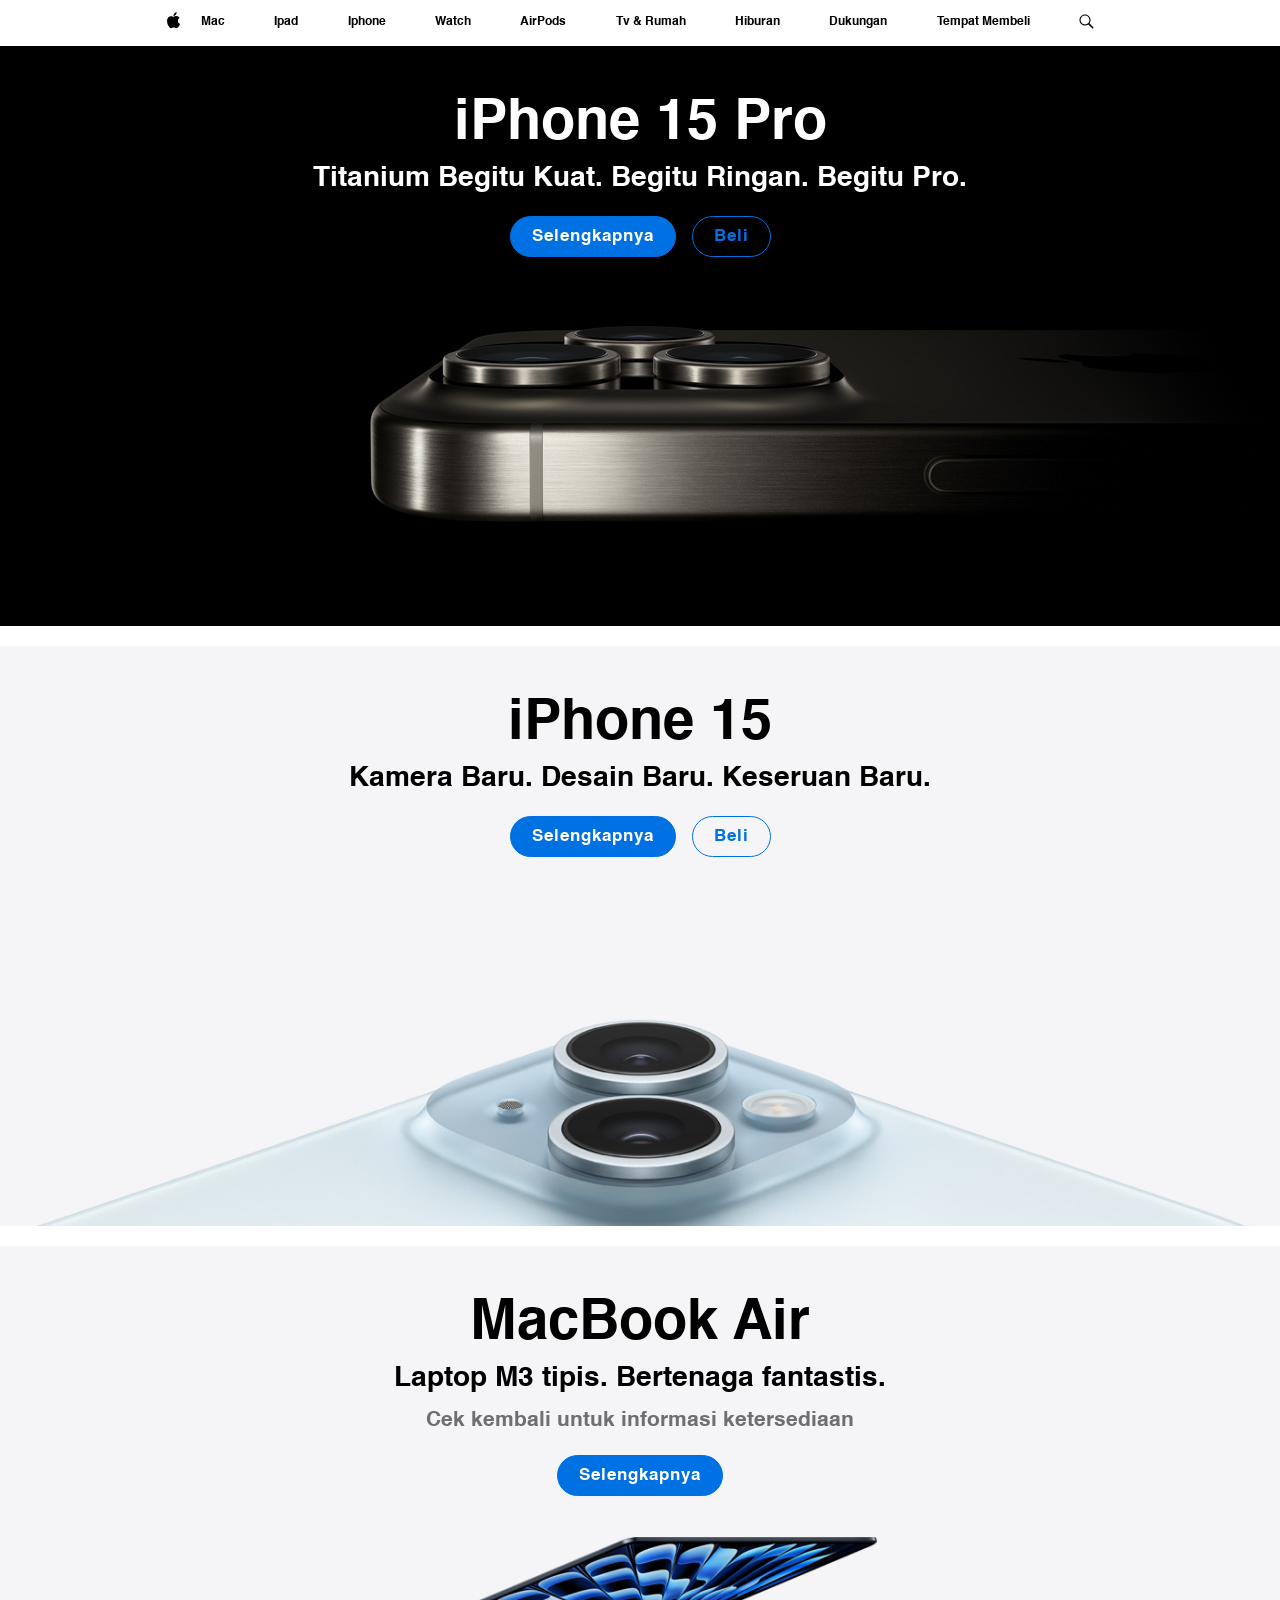
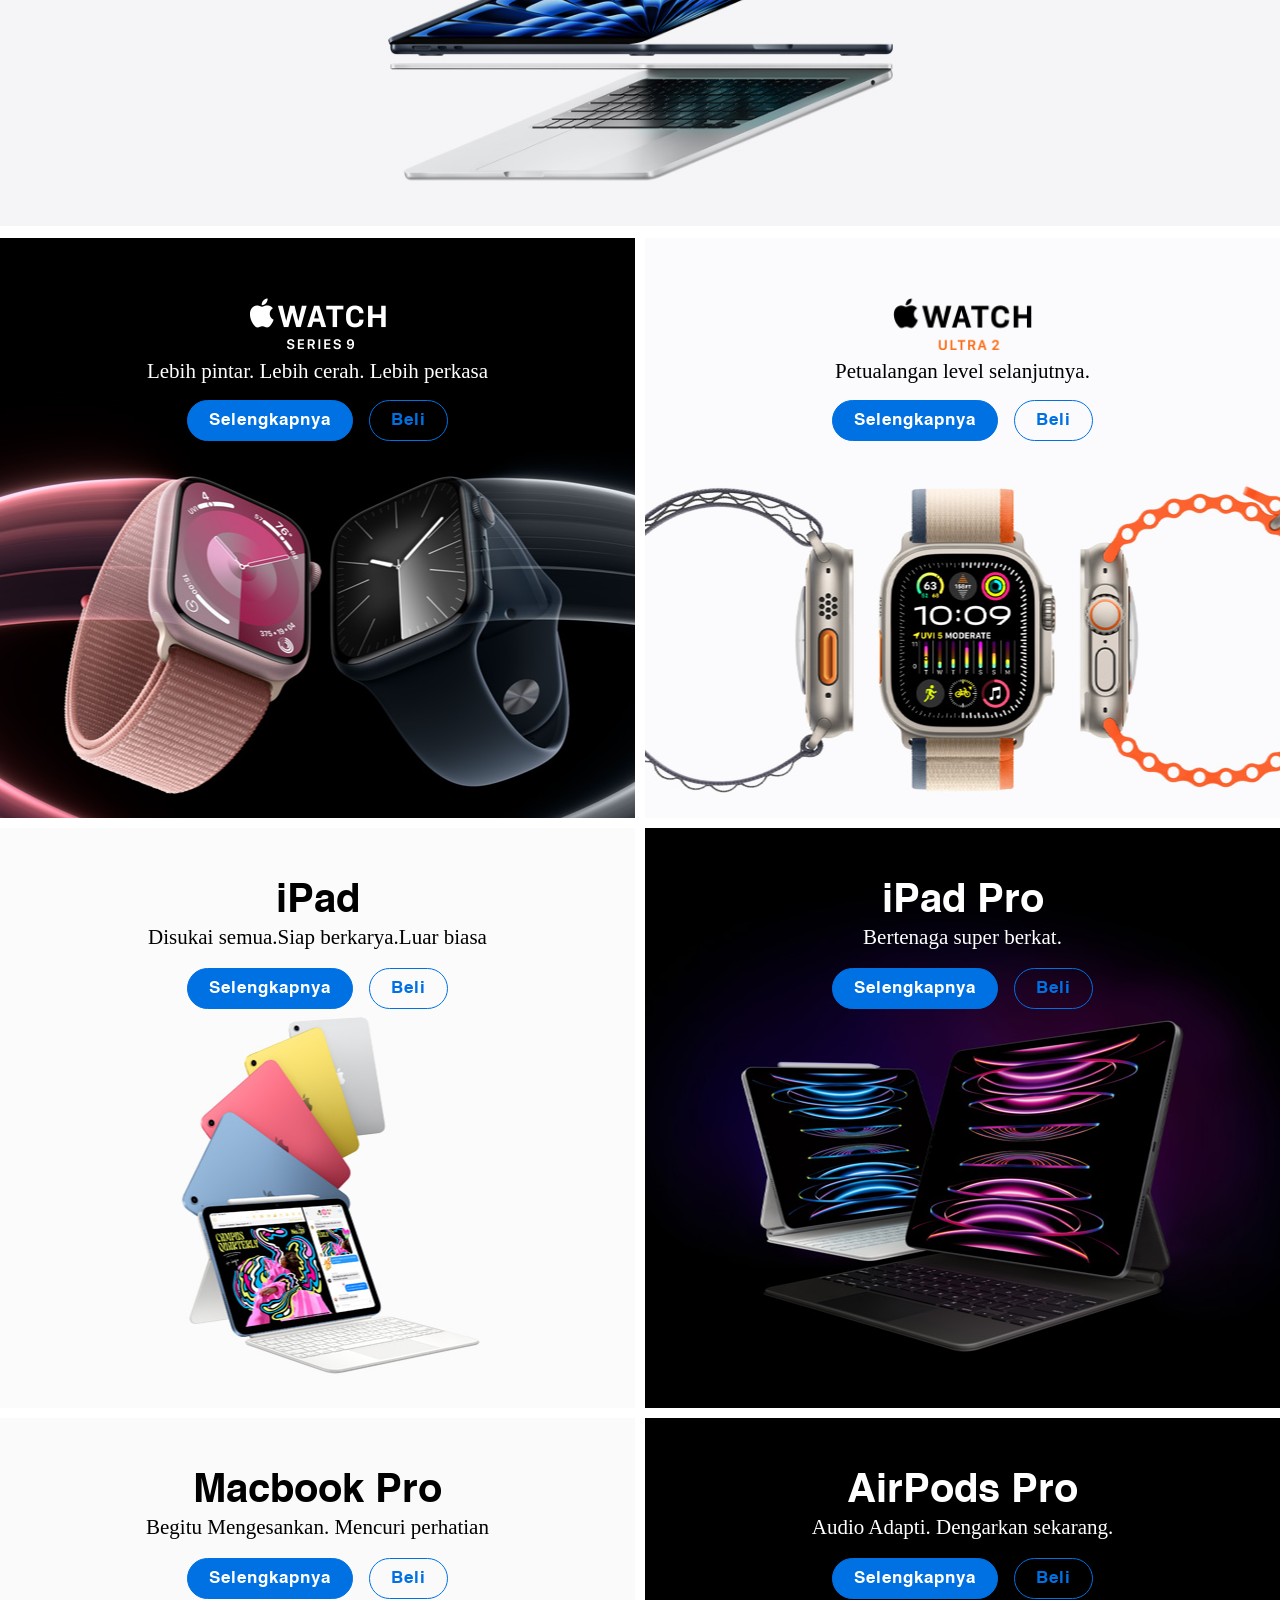
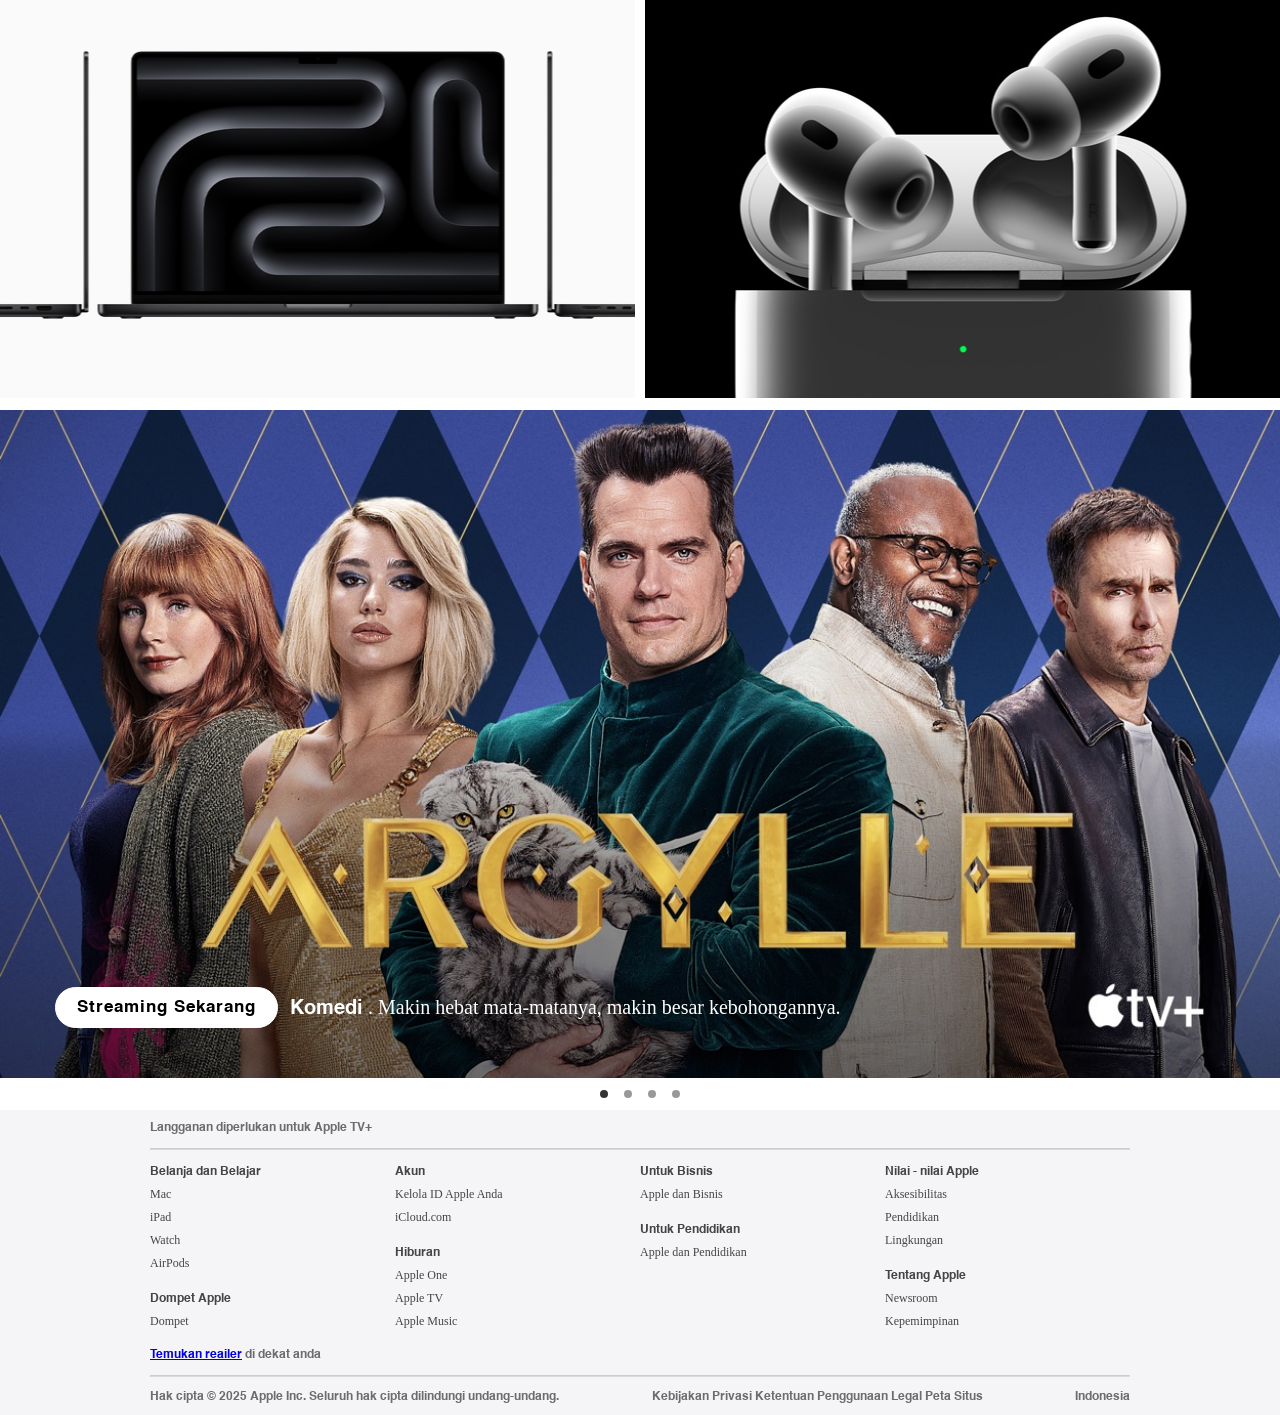
<file: index.html>
<!DOCTYPE html>
<html lang="en">
  <head>
    <meta charset="UTF-8" />
    <meta name="viewport" content="width=device-width, initial-scale=1.0" />
    <title>Apple Landingpage Indonesia</title>
    <link rel="stylesheet" href="style.css" />
    <link rel="shortcut icon" href="Assets/Image/favicon.ico" type="image/x-icon" />

    <!-- Primary Meta Tags -->
    <title>Apple (Indonesia)</title>
    <meta name="title" content="Apple (Indonesia)" />
    <meta
      name="description"
      content="Temukan dunia inovatif Apple dan dapatkan semua yang Anda inginkan, mulai dari iPhone, iPad, Apple Watch, Mac, dan Apple TV, serta berbagai aksesori, hiburan, dan bantuan perangkat dari ahlinya."
    />

    <!-- Open Graph / Facebook -->
    <meta property="og:type" content="website" />
    <meta property="og:url" content="https://www.apple.com/id/" />
    <meta property="og:title" content="Apple (Indonesia)" />
    <meta
      property="og:description"
      content="Temukan dunia inovatif Apple dan dapatkan semua yang Anda inginkan, mulai dari iPhone, iPad, Apple Watch, Mac, dan Apple TV, serta berbagai aksesori, hiburan, dan bantuan perangkat dari ahlinya."
    />
    <meta property="og:image" content="https://metatags.io/images/meta-tags.png" />

    <!-- Twitter -->
    <meta property="twitter:card" content="summary_large_image" />
    <meta property="twitter:url" content="https://www.apple.com/id/" />
    <meta property="twitter:title" content="Apple (Indonesia)" />
    <meta
      property="twitter:description"
      content="Temukan dunia inovatif Apple dan dapatkan semua yang Anda inginkan, mulai dari iPhone, iPad, Apple Watch, Mac, dan Apple TV, serta berbagai aksesori, hiburan, dan bantuan perangkat dari ahlinya."
    />
    <meta property="twitter:image" content="Assets/Image/open_graph_logo.png" />

    <!-- Meta Tags Generated with https://metatags.io -->
  </head>
  <body>
    <header class="header">
      <nav class="navbar container">
        <a href="" class="navbar-logo"
          ><svg class="icon-apple" viewBox="0 0 14 44" xmlns="http://www.w3.org/2000/svg">
            <path
              d="m13.0729 17.6825a3.61 3.61 0 0 0 -1.7248 3.0365 3.5132 3.5132 0 0 0 2.1379 3.2223 8.394 8.394 0 0 1 -1.0948 2.2618c-.6816.9812-1.3943 1.9623-2.4787 1.9623s-1.3633-.63-2.613-.63c-1.2187 0-1.6525.6507-2.644.6507s-1.6834-.9089-2.4787-2.0243a9.7842 9.7842 0 0 1 -1.6628-5.2776c0-3.0984 2.014-4.7405 3.9969-4.7405 1.0535 0 1.9314.6919 2.5924.6919.63 0 1.6112-.7333 2.8092-.7333a3.7579 3.7579 0 0 1 3.1604 1.5802zm-3.7284-2.8918a3.5615 3.5615 0 0 0 .8469-2.22 1.5353 1.5353 0 0 0 -.031-.32 3.5686 3.5686 0 0 0 -2.3445 1.2084 3.4629 3.4629 0 0 0 -.8779 2.1585 1.419 1.419 0 0 0 .031.2892 1.19 1.19 0 0 0 .2169.0207 3.0935 3.0935 0 0 0 2.1586-1.1368z"
            ></path></svg
        ></a>

        <div class="navbar-menu">
          <a href="" class="menu-item">Mac</a>
          <a href="" class="menu-item">Ipad</a>
          <a href="" class="menu-item">Iphone</a>
          <a href="" class="menu-item">Watch</a>
          <a href="" class="menu-item">AirPods</a>
          <a href="" class="menu-item">Tv & Rumah</a>
          <a href="" class="menu-item">Hiburan</a>
          <a href="" class="menu-item">Dukungan</a>
          <a href="" class="menu-item">Tempat Membeli</a>
          <a href=""
            ><svg class="icon-search" xmlns="http://www.w3.org/2000/svg" viewBox="0 0 15 44">
              <path
                d="M14.298,27.202l-3.87-3.87c0.701-0.929,1.122-2.081,1.122-3.332c0-3.06-2.489-5.55-5.55-5.55c-3.06,0-5.55,2.49-5.55,5.55 c0,3.061,2.49,5.55,5.55,5.55c1.251,0,2.403-0.421,3.332-1.122l3.87,3.87c0.151,0.151,0.35,0.228,0.548,0.228 s0.396-0.076,0.548-0.228C14.601,27.995,14.601,27.505,14.298,27.202z M1.55,20c0-2.454,1.997-4.45,4.45-4.45 c2.454,0,4.45,1.997,4.45,4.45S8.454,24.45,6,24.45C3.546,24.45,1.55,22.454,1.55,20z"
              ></path></svg
          ></a>
        </div>

        <div class="menu-mobile">
          <a href="" class="menu-item"
            ><svg class="icon-search" xmlns="http://www.w3.org/2000/svg" viewBox="0 0 15 44">
              <path
                d="M14.298,27.202l-3.87-3.87c0.701-0.929,1.122-2.081,1.122-3.332c0-3.06-2.489-5.55-5.55-5.55c-3.06,0-5.55,2.49-5.55,5.55 c0,3.061,2.49,5.55,5.55,5.55c1.251,0,2.403-0.421,3.332-1.122l3.87,3.87c0.151,0.151,0.35,0.228,0.548,0.228 s0.396-0.076,0.548-0.228C14.601,27.995,14.601,27.505,14.298,27.202z M1.55,20c0-2.454,1.997-4.45,4.45-4.45 c2.454,0,4.45,1.997,4.45,4.45S8.454,24.45,6,24.45C3.546,24.45,1.55,22.454,1.55,20z"
              ></path></svg
          ></a>

          <button class="navbar-toggle" aria-controls="navbar-menu" aria-expanded="fa">
            <svg
              data-slot="icon"
              fill="none"
              stroke-width="1.5"
              stroke="currentColor"
              viewBox="0 0 24 24"
              xmlns="http://www.w3.org/2000/svg"
              aria-hidden="true"
            >
              <path stroke-linecap="round" stroke-linejoin="round" d="M3.75 9h16.5m-16.5 6.75h16.5"></path>
            </svg>
          </button>
        </div>
      </nav>
      <nav class="navbar-mobile" id="navbar-mobile">
        <button class="close-toggle" aria-controls="close-toggle" aria-expanded="false" id="close-toggle">
          <svg
            data-slot="icon"
            fill="none"
            stroke-width="1.5"
            stroke="currentColor"
            viewBox="0 0 24 24"
            xmlns="http://www.w3.org/2000/svg"
            aria-hidden="true"
            class="icon-mark"
          >
            <path stroke-linecap="round" stroke-linejoin="round" d="M6 18 18 6M6 6l12 12"></path>
          </svg>
        </button>
        <a href="" class="menu-item">Mac</a>
        <a href="" class="menu-item">Ipad</a>
        <a href="" class="menu-item">Iphone</a>
        <a href="" class="menu-item">Watch</a>
        <a href="" class="menu-item">AirPods</a>
        <a href="" class="menu-item">Tv & Rumah</a>
        <a href="" class="menu-item">Hiburan</a>
        <a href="" class="menu-item">Dukungan</a>
        <a href="" class="menu-item">Tempat Membeli</a>
      </nav>
    </header>
    <main>
      <section id="iphone-15-black" class="product">
        <div class="container product-content">
          <h1>iPhone 15 Pro</h1>
          <p>Titanium Begitu Kuat. Begitu Ringan. Begitu Pro.</p>
          <div class="cta-button">
            <button class="btn btn-primary">Selengkapnya</button>
            <button class="btn btn-secondary">Beli</button>
          </div>
        </div>
      </section>
      <section id="iphone-15-white" class="product">
        <div class="container product-content">
          <h1>iPhone 15</h1>
          <p>Kamera Baru. Desain Baru. Keseruan Baru.</p>
          <div class="cta-button">
            <button class="btn btn-primary">Selengkapnya</button>
            <button class="btn btn-secondary">Beli</button>
          </div>
        </div>
      </section>
      <section id="macbook-air" class="product">
        <div class="container product-content">
          <h1>MacBook Air</h1>
          <h5>Laptop M3 tipis. Bertenaga fantastis.</h5>
          <p class="check">Cek kembali untuk informasi ketersediaan</p>
          <div class="cta-button">
            <button class="btn btn-primary">Selengkapnya</button>
            <button class="btn btn-secondary">Beli</button>
          </div>
        </div>
      </section>
      <!-- i watch -->
      <section id="product-grid" class="grid-container">
        <div class="grid-items-product watch-nine">
          <img src="Assets/Image/watch_9.png" class="logo-product" alt="Watch 9" />
          <h5>Lebih pintar. Lebih cerah. Lebih perkasa</h5>
          <div class="cta-button">
            <button class="btn btn-primary">Selengkapnya</button>
            <button class="btn btn-secondary">Beli</button>
          </div>
        </div>

        <div class="grid-items-product watch-ultra">
          <img src="Assets/Image/watch_ultra.png" class="logo-product" alt="Watch Ultra" />
          <h5>Petualangan level selanjutnya.</h5>
          <div class="cta-button">
            <button class="btn btn-primary">Selengkapnya</button>
            <button class="btn btn-secondary">Beli</button>
          </div>
        </div>

        <!-- ipad -->

        <div class="grid-items-product product-item ipad">
          <h2>iPad</h2>
          <p>Disukai semua.Siap berkarya.Luar biasa</p>
          <div class="cta-button">
            <button class="btn btn-primary">Selengkapnya</button>
            <button class="btn btn-secondary">Beli</button>
          </div>
        </div>

        <div class="grid-items-product product-item ipad-pro">
          <h2>iPad Pro</h2>
          <p>Bertenaga super berkat.</p>
          <div class="cta-button">
            <button class="btn btn-primary">Selengkapnya</button>
            <button class="btn btn-secondary">Beli</button>
          </div>
        </div>

        <!-- Macbook -->
        <div class="grid-items-product product-item macbook">
          <h2>Macbook Pro</h2>
          <p>Begitu Mengesankan. Mencuri perhatian</p>
          <div class="cta-button">
            <button class="btn btn-primary">Selengkapnya</button>
            <button class="btn btn-secondary">Beli</button>
          </div>
        </div>

        <!-- Airpods -->
        <div class="grid-items-product product-item airpods">
          <h2>AirPods Pro</h2>
          <p>Audio Adapti. Dengarkan sekarang.</p>
          <div class="cta-button">
            <button class="btn btn-primary">Selengkapnya</button>
            <button class="btn btn-secondary">Beli</button>
          </div>
        </div>
      </section>

      <section id="apple-tv">
        <div class="carousel">
          <div id="item-1" class="carousel-item">
            <picture>
              <source srcset="Assets/Image/argylle-mobile.jpg" media="(max-width: 425px)" />
              <img src="Assets/Image/argylle.jpg" alt="Argylle TV Show" />
            </picture>

            <div class="carousel-content">
              <button class="btn btn-white">Streaming Sekarang</button>
              <p><strong>Komedi</strong> . Makin hebat mata-matanya, makin besar kebohongannya.</p>
            </div>
          </div>

          <div id="item-2" class="carousel-item">
            <picture>
              <source srcset="Assets/Image/loot-mobile.jpg" media="(max-width: 425px)" />
              <img src="Assets/Image/loot.jpg" alt="Loot TV Show" />
            </picture>

            <div class="carousel-content">
              <button class="btn btn-white">Streaming Sekarang</button>
              <p><strong>Komedi</strong> . Hidup mulai terkendali.</p>
            </div>
          </div>

          <div id="item-3" class="carousel-item">
            <picture>
              <source srcset="Assets/Image/dark-matter-mobile.jpg" media="(max-width: 425px)" />
              <img src="Assets/Image/dark-matter.jpg" alt="Dark Matter TV Show" />
            </picture>

            <div class="carousel-content">
              <button class="btn btn-white">Streaming Sekarang</button>
              <p><strong>Fiksi Ilmiah</strong> . Satu kehidupan. Kemungkinan tanpa batas.</p>
            </div>
          </div>

          <div id="item-4" class="carousel-item">
            <picture>
              <source srcset="Assets/Image/sugar-mobile.jpg" media="(max-width: 425px)" />
              <img src="Assets/Image/sugar.jpg" alt="Sugar TV Show" />
            </picture>

            <div class="carousel-content">
              <button class="btn btn-white">Streaming Sekarang</button>
              <p><strong>Drama</strong> . Sebagian pria bagaikan enigma.</p>
            </div>
          </div>
        </div>

        <div class="carousel-control">
          <span class="items active" data-index="0"></span>
          <span class="items" data-index="1"></span>
          <span class="items" data-index="2"></span>
          <span class="items" data-index="3"></span>
        </div>
      </section>
    </main>
    <footer>
      <div class="container">
        <p class="subscribe">Langganan diperlukan untuk Apple TV+</p>
        <hr class="line" />
        <div class="list-footer">
          <div>
            <ul>
              <li><strong>Belanja dan Belajar</strong></li>
              <li>Mac</li>
              <li>iPad</li>
              <li>Watch</li>
              <li>AirPods</li>
            </ul>
            <ul>
              <li><strong>Dompet Apple</strong></li>
              <li>Dompet</li>
            </ul>
          </div>

          <div>
            <ul>
              <li><strong>Akun</strong></li>
              <li>Kelola ID Apple Anda</li>
              <li>iCloud.com</li>
            </ul>

            <ul>
              <li><strong>Hiburan</strong></li>
              <li>Apple One</li>
              <li>Apple TV</li>
              <li>Apple Music</li>
            </ul>
          </div>

          <div>
            <ul>
              <li><strong>Untuk Bisnis</strong></li>
              <li>Apple dan Bisnis</li>
            </ul>

            <ul>
              <li><strong>Untuk Pendidikan</strong></li>
              <li>Apple dan Pendidikan</li>
            </ul>
          </div>

          <div>
            <ul>
              <li><strong>Nilai - nilai Apple</strong></li>
              <li>Aksesibilitas</li>
              <li>Pendidikan</li>
              <li>Lingkungan</li>
            </ul>

            <ul>
              <li><strong>Tentang Apple</strong></li>
              <li>Newsroom</li>
              <li>Kepemimpinan</li>
            </ul>
          </div>
        </div>

        <div class="list-accordion">
          <button class="accordion">Belanja dan Belajar</button>
          <div class="panel">
            <ul>
              <li>Mac</li>
              <li>iPad</li>
              <li>Watch</li>
              <li>AirPods</li>
            </ul>
          </div>

          <button class="accordion">Dompet Apple</button>
          <div class="panel">
            <ul>
              <li>Dompet</li>
            </ul>
          </div>

          <button class="accordion">Akun</button>
          <div class="panel">
            <ul>
              <li>Kelola ID Apple Anda</li>
              <li>iCloud.com</li>
            </ul>
          </div>

          <button class="accordion">Hiburan</button>
          <div class="panel">
            <ul>
              <li>Apple One</li>
              <li>Apple TV</li>
              <li>Apple Music</li>
            </ul>
          </div>

          <button class="accordion">Untuk Bisnis</button>
          <div class="panel">
            <ul>
              <li>Apple dan Bisnis</li>
            </ul>
          </div>

          <button class="accordion">Untuk Pendidikan</button>
          <div class="panel">
            <ul>
              <li>Apple dan Pendidikan</li>
            </ul>
          </div>

          <button class="accordion">Nilai - nilai Apple</button>
          <div class="panel">
            <ul>
              <li>Aksesibilitas</li>
              <li>Pendidikan</li>
              <li>Lingkungan</li>
            </ul>
          </div>

          <button class="accordion">Tentang Apple</button>
          <div class="panel">
            <ul>
              <li>Newsroom</li>
              <li>Kepemimpinan</li>
            </ul>
          </div>
        </div>

        <p class="retailer"><a href="https://www.google.com/">Temukan reailer</a> di dekat anda</p>
        <hr class="line" id="last-line" />
        <div class="list-copyright">
          <p class="copyright">Hak cipta © 2025 Apple Inc. Seluruh hak cipta dilindungi undang-undang.</p>
          <p class="law">Kebijakan Privasi Ketentuan Penggunaan Legal Peta Situs</p>
          <p class="country">Indonesia</p>
        </div>
      </div>
    </footer>
    <script src="app.js"></script>
  </body>
</html>
</file>
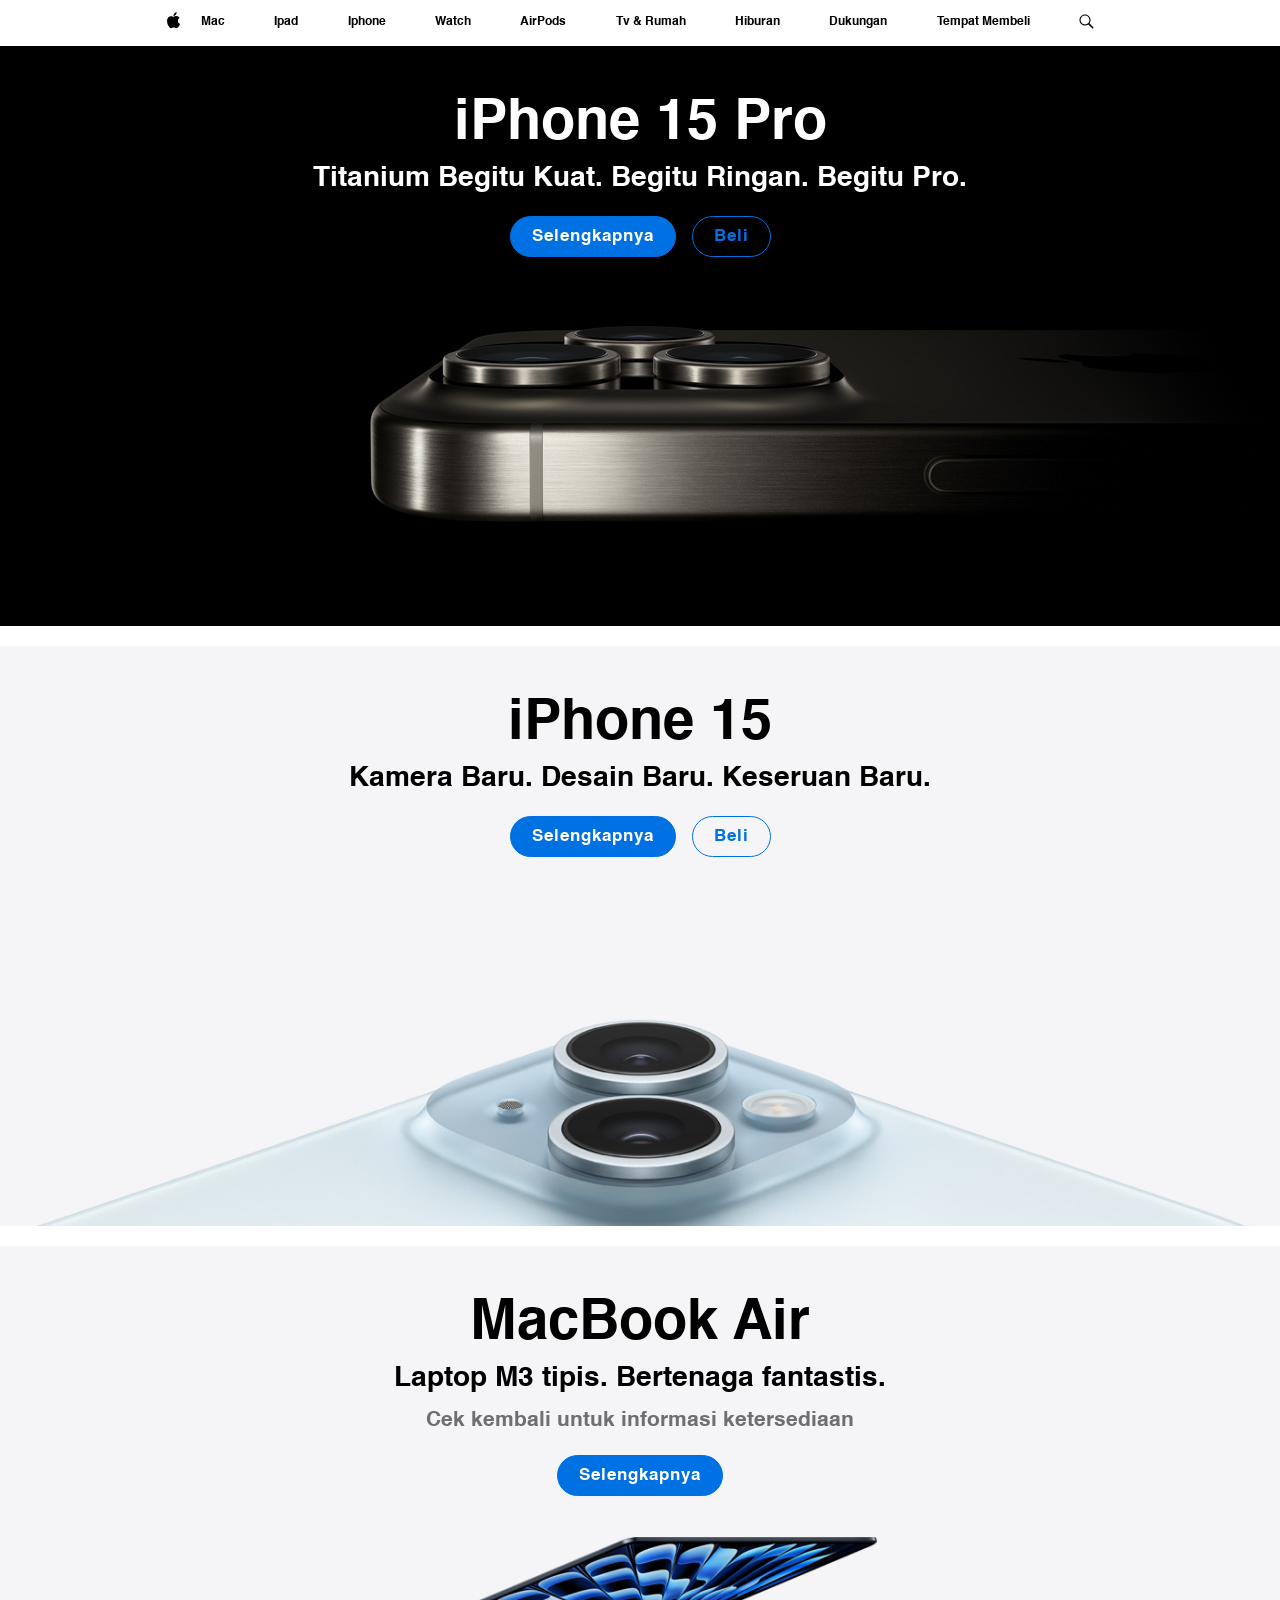
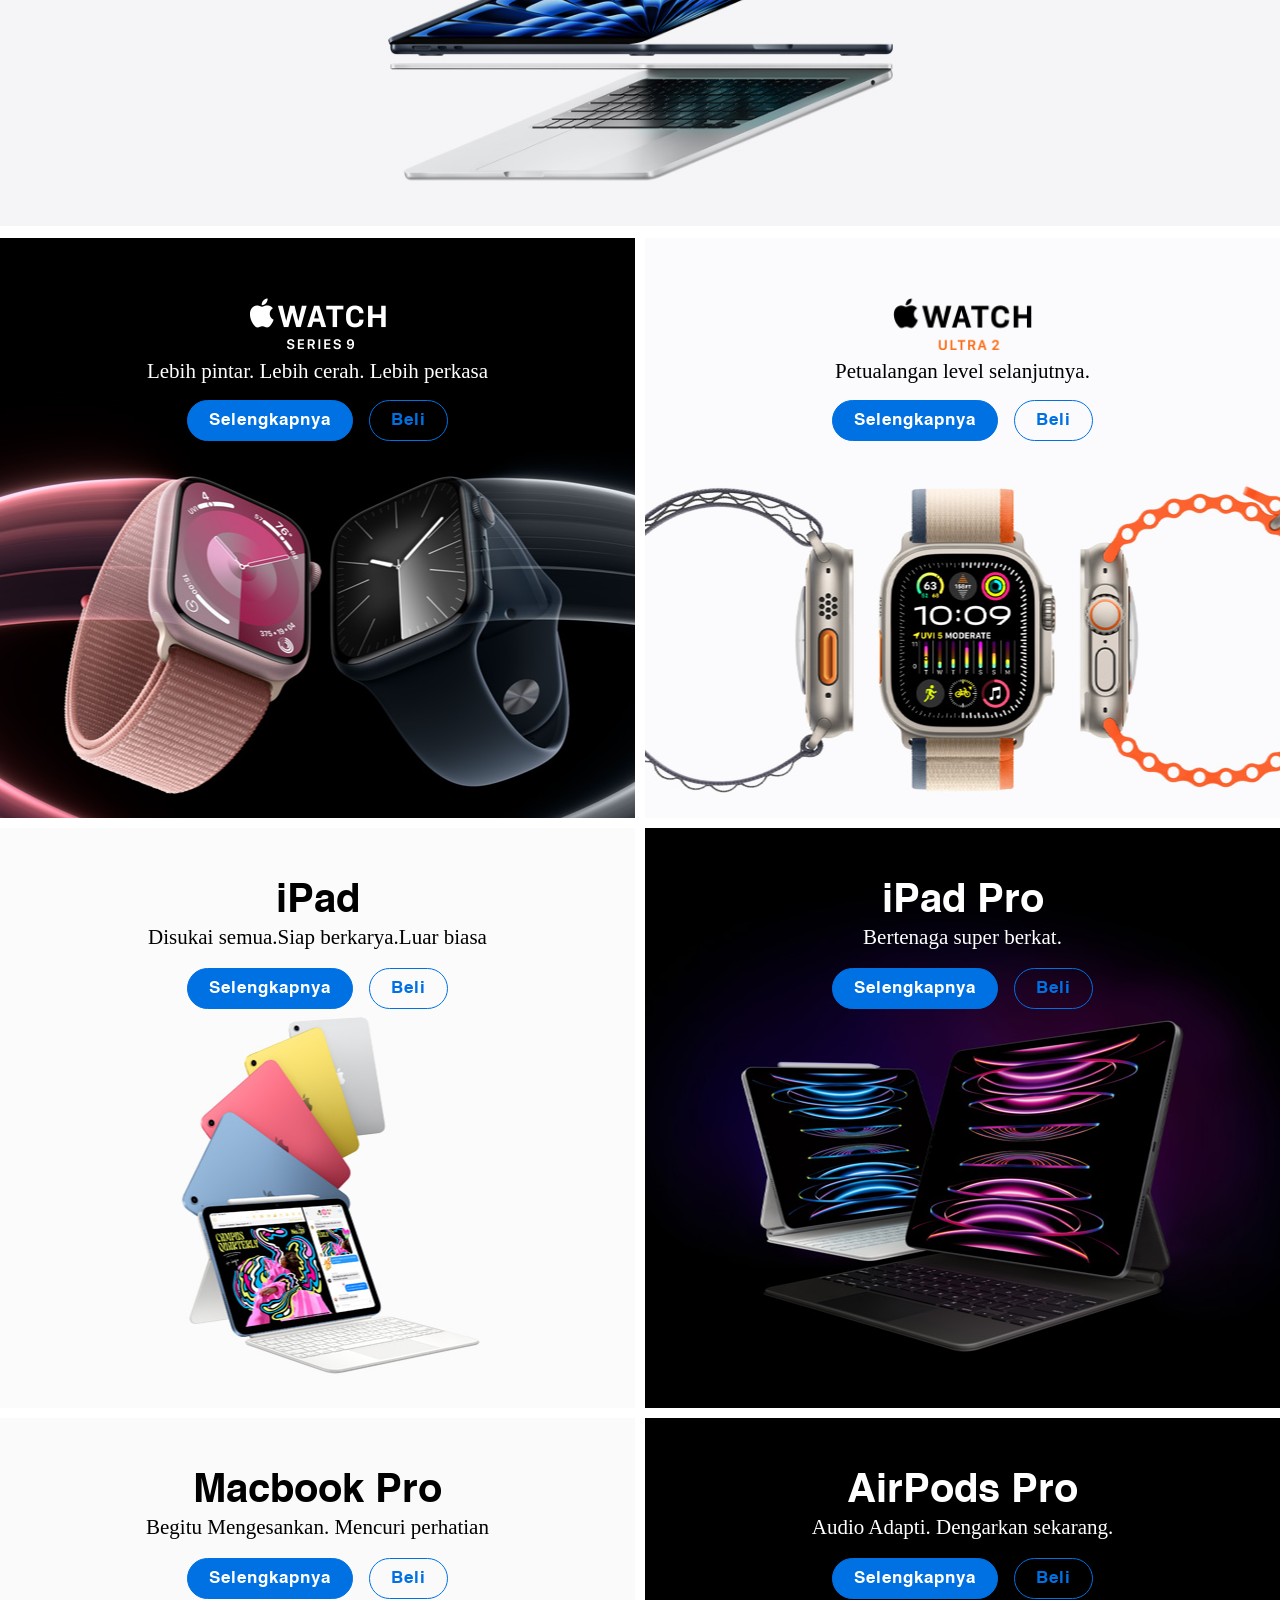
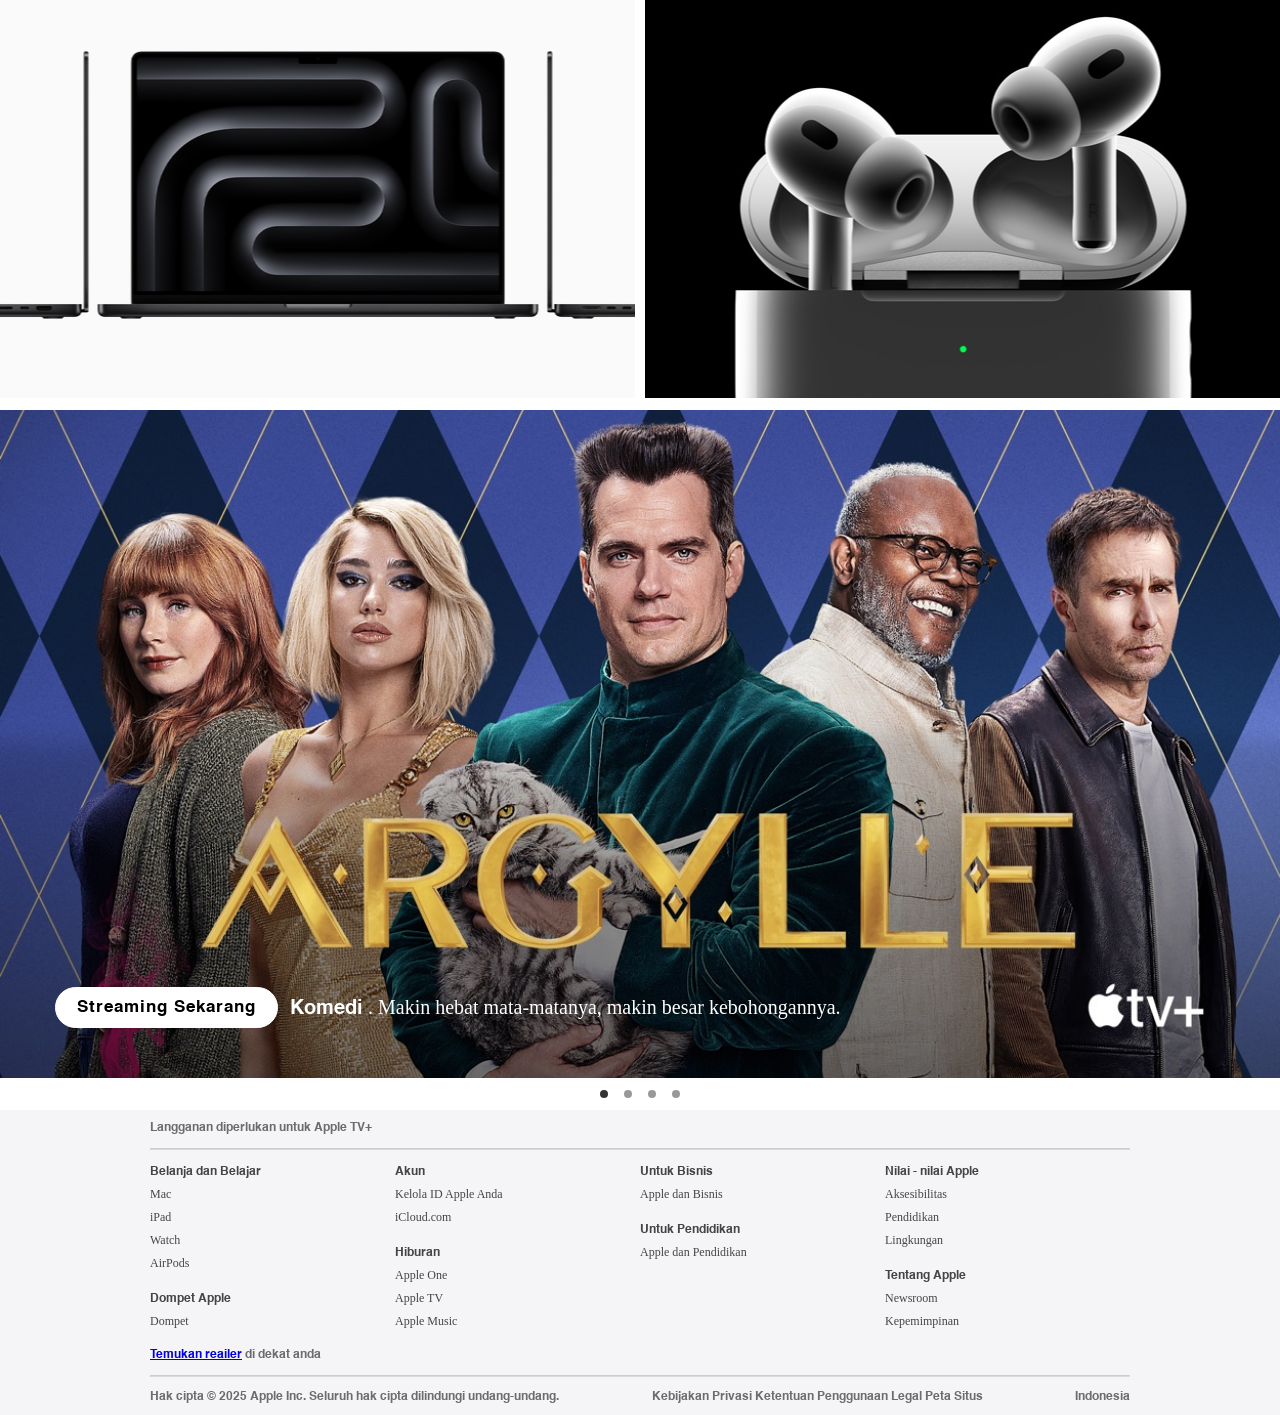
<file: Code/index.html>
<!DOCTYPE html>
<html lang="en">
  <head>
    <meta charset="UTF-8" />
    <meta name="viewport" content="width=device-width, initial-scale=1.0" />
    <title>Apple Landingpage Indonesia</title>
    <link rel="stylesheet" href="style.css" />
    <link rel="shortcut icon" href="../Assets/Image/favicon.ico" type="image/x-icon" />

    <!-- Primary Meta Tags -->
    <title>Apple (Indonesia)</title>
    <meta name="title" content="Apple (Indonesia)" />
    <meta
      name="description"
      content="Temukan dunia inovatif Apple dan dapatkan semua yang Anda inginkan, mulai dari iPhone, iPad, Apple Watch, Mac, dan Apple TV, serta berbagai aksesori, hiburan, dan bantuan perangkat dari ahlinya."
    />

    <!-- Open Graph / Facebook -->
    <meta property="og:type" content="website" />
    <meta property="og:url" content="https://www.apple.com/id/" />
    <meta property="og:title" content="Apple (Indonesia)" />
    <meta
      property="og:description"
      content="Temukan dunia inovatif Apple dan dapatkan semua yang Anda inginkan, mulai dari iPhone, iPad, Apple Watch, Mac, dan Apple TV, serta berbagai aksesori, hiburan, dan bantuan perangkat dari ahlinya."
    />
    <meta property="og:image" content="https://metatags.io/images/meta-tags.png" />

    <!-- Twitter -->
    <meta property="twitter:card" content="summary_large_image" />
    <meta property="twitter:url" content="https://www.apple.com/id/" />
    <meta property="twitter:title" content="Apple (Indonesia)" />
    <meta
      property="twitter:description"
      content="Temukan dunia inovatif Apple dan dapatkan semua yang Anda inginkan, mulai dari iPhone, iPad, Apple Watch, Mac, dan Apple TV, serta berbagai aksesori, hiburan, dan bantuan perangkat dari ahlinya."
    />
    <meta property="twitter:image" content="../Assets/Image/open_graph_logo.png" />

    <!-- Meta Tags Generated with https://metatags.io -->
  </head>
  <body>
    <header class="header">
      <nav class="navbar container">
        <a href="" class="navbar-logo"
          ><svg class="icon-apple" viewBox="0 0 14 44" xmlns="http://www.w3.org/2000/svg">
            <path
              d="m13.0729 17.6825a3.61 3.61 0 0 0 -1.7248 3.0365 3.5132 3.5132 0 0 0 2.1379 3.2223 8.394 8.394 0 0 1 -1.0948 2.2618c-.6816.9812-1.3943 1.9623-2.4787 1.9623s-1.3633-.63-2.613-.63c-1.2187 0-1.6525.6507-2.644.6507s-1.6834-.9089-2.4787-2.0243a9.7842 9.7842 0 0 1 -1.6628-5.2776c0-3.0984 2.014-4.7405 3.9969-4.7405 1.0535 0 1.9314.6919 2.5924.6919.63 0 1.6112-.7333 2.8092-.7333a3.7579 3.7579 0 0 1 3.1604 1.5802zm-3.7284-2.8918a3.5615 3.5615 0 0 0 .8469-2.22 1.5353 1.5353 0 0 0 -.031-.32 3.5686 3.5686 0 0 0 -2.3445 1.2084 3.4629 3.4629 0 0 0 -.8779 2.1585 1.419 1.419 0 0 0 .031.2892 1.19 1.19 0 0 0 .2169.0207 3.0935 3.0935 0 0 0 2.1586-1.1368z"
            ></path></svg
        ></a>

        <div class="navbar-menu">
          <a href="" class="menu-item">Mac</a>
          <a href="" class="menu-item">Ipad</a>
          <a href="" class="menu-item">Iphone</a>
          <a href="" class="menu-item">Watch</a>
          <a href="" class="menu-item">AirPods</a>
          <a href="" class="menu-item">Tv & Rumah</a>
          <a href="" class="menu-item">Hiburan</a>
          <a href="" class="menu-item">Dukungan</a>
          <a href="" class="menu-item">Tempat Membeli</a>
          <a href=""
            ><svg class="icon-search" xmlns="http://www.w3.org/2000/svg" viewBox="0 0 15 44">
              <path
                d="M14.298,27.202l-3.87-3.87c0.701-0.929,1.122-2.081,1.122-3.332c0-3.06-2.489-5.55-5.55-5.55c-3.06,0-5.55,2.49-5.55,5.55 c0,3.061,2.49,5.55,5.55,5.55c1.251,0,2.403-0.421,3.332-1.122l3.87,3.87c0.151,0.151,0.35,0.228,0.548,0.228 s0.396-0.076,0.548-0.228C14.601,27.995,14.601,27.505,14.298,27.202z M1.55,20c0-2.454,1.997-4.45,4.45-4.45 c2.454,0,4.45,1.997,4.45,4.45S8.454,24.45,6,24.45C3.546,24.45,1.55,22.454,1.55,20z"
              ></path></svg
          ></a>
        </div>

        <div class="menu-mobile">
          <a href="" class="menu-item"
            ><svg class="icon-search" xmlns="http://www.w3.org/2000/svg" viewBox="0 0 15 44">
              <path
                d="M14.298,27.202l-3.87-3.87c0.701-0.929,1.122-2.081,1.122-3.332c0-3.06-2.489-5.55-5.55-5.55c-3.06,0-5.55,2.49-5.55,5.55 c0,3.061,2.49,5.55,5.55,5.55c1.251,0,2.403-0.421,3.332-1.122l3.87,3.87c0.151,0.151,0.35,0.228,0.548,0.228 s0.396-0.076,0.548-0.228C14.601,27.995,14.601,27.505,14.298,27.202z M1.55,20c0-2.454,1.997-4.45,4.45-4.45 c2.454,0,4.45,1.997,4.45,4.45S8.454,24.45,6,24.45C3.546,24.45,1.55,22.454,1.55,20z"
              ></path></svg
          ></a>

          <button class="navbar-toggle" aria-controls="navbar-menu" aria-expanded="fa">
            <svg
              data-slot="icon"
              fill="none"
              stroke-width="1.5"
              stroke="currentColor"
              viewBox="0 0 24 24"
              xmlns="http://www.w3.org/2000/svg"
              aria-hidden="true"
            >
              <path stroke-linecap="round" stroke-linejoin="round" d="M3.75 9h16.5m-16.5 6.75h16.5"></path>
            </svg>
          </button>
        </div>
      </nav>
      <nav class="navbar-mobile" id="navbar-mobile">
        <button class="close-toggle" aria-controls="close-toggle" aria-expanded="false" id="close-toggle">
          <svg
            data-slot="icon"
            fill="none"
            stroke-width="1.5"
            stroke="currentColor"
            viewBox="0 0 24 24"
            xmlns="http://www.w3.org/2000/svg"
            aria-hidden="true"
            class="icon-mark"
          >
            <path stroke-linecap="round" stroke-linejoin="round" d="M6 18 18 6M6 6l12 12"></path>
          </svg>
        </button>
        <a href="" class="menu-item">Mac</a>
        <a href="" class="menu-item">Ipad</a>
        <a href="" class="menu-item">Iphone</a>
        <a href="" class="menu-item">Watch</a>
        <a href="" class="menu-item">AirPods</a>
        <a href="" class="menu-item">Tv & Rumah</a>
        <a href="" class="menu-item">Hiburan</a>
        <a href="" class="menu-item">Dukungan</a>
        <a href="" class="menu-item">Tempat Membeli</a>
      </nav>
    </header>
    <main>
      <section id="iphone-15-black" class="product">
        <div class="container product-content">
          <h1>iPhone 15 Pro</h1>
          <p>Titanium Begitu Kuat. Begitu Ringan. Begitu Pro.</p>
          <div class="cta-button">
            <button class="btn btn-primary">Selengkapnya</button>
            <button class="btn btn-secondary">Beli</button>
          </div>
        </div>
      </section>
      <section id="iphone-15-white" class="product">
        <div class="container product-content">
          <h1>iPhone 15</h1>
          <p>Kamera Baru. Desain Baru. Keseruan Baru.</p>
          <div class="cta-button">
            <button class="btn btn-primary">Selengkapnya</button>
            <button class="btn btn-secondary">Beli</button>
          </div>
        </div>
      </section>
      <section id="macbook-air" class="product">
        <div class="container product-content">
          <h1>MacBook Air</h1>
          <h5>Laptop M3 tipis. Bertenaga fantastis.</h5>
          <p class="check">Cek kembali untuk informasi ketersediaan</p>
          <div class="cta-button">
            <button class="btn btn-primary">Selengkapnya</button>
            <button class="btn btn-secondary">Beli</button>
          </div>
        </div>
      </section>
      <!-- i watch -->
      <section id="product-grid" class="grid-container">
        <div class="grid-items-product watch-nine">
          <img src="../Assets/Image/watch_9.png" class="logo-product" alt="Watch 9" />
          <h5>Lebih pintar. Lebih cerah. Lebih perkasa</h5>
          <div class="cta-button">
            <button class="btn btn-primary">Selengkapnya</button>
            <button class="btn btn-secondary">Beli</button>
          </div>
        </div>

        <div class="grid-items-product watch-ultra">
          <img src="../Assets/Image/watch_ultra.png" class="logo-product" alt="Watch Ultra" />
          <h5>Petualangan level selanjutnya.</h5>
          <div class="cta-button">
            <button class="btn btn-primary">Selengkapnya</button>
            <button class="btn btn-secondary">Beli</button>
          </div>
        </div>

        <!-- ipad -->

        <div class="grid-items-product product-item ipad">
          <h2>iPad</h2>
          <p>Disukai semua.Siap berkarya.Luar biasa</p>
          <div class="cta-button">
            <button class="btn btn-primary">Selengkapnya</button>
            <button class="btn btn-secondary">Beli</button>
          </div>
        </div>

        <div class="grid-items-product product-item ipad-pro">
          <h2>iPad Pro</h2>
          <p>Bertenaga super berkat.</p>
          <div class="cta-button">
            <button class="btn btn-primary">Selengkapnya</button>
            <button class="btn btn-secondary">Beli</button>
          </div>
        </div>

        <!-- Macbook -->
        <div class="grid-items-product product-item macbook">
          <h2>Macbook Pro</h2>
          <p>Begitu Mengesankan. Mencuri perhatian</p>
          <div class="cta-button">
            <button class="btn btn-primary">Selengkapnya</button>
            <button class="btn btn-secondary">Beli</button>
          </div>
        </div>

        <!-- Airpods -->
        <div class="grid-items-product product-item airpods">
          <h2>AirPods Pro</h2>
          <p>Audio Adapti. Dengarkan sekarang.</p>
          <div class="cta-button">
            <button class="btn btn-primary">Selengkapnya</button>
            <button class="btn btn-secondary">Beli</button>
          </div>
        </div>
      </section>

      <section id="apple-tv">
        <div class="carousel">
          <div id="item-1" class="carousel-item">
            <picture>
              <source srcset="../Assets/Image/argylle-mobile.jpg" media="(max-width: 425px)" />
              <img src="../Assets/Image/argylle.jpg" alt="Argylle TV Show" />
            </picture>

            <div class="carousel-content">
              <button class="btn btn-white">Streaming Sekarang</button>
              <p><strong>Komedi</strong> . Makin hebat mata-matanya, makin besar kebohongannya.</p>
            </div>
          </div>

          <div id="item-2" class="carousel-item">
            <picture>
              <source srcset="../Assets/Image/loot-mobile.jpg" media="(max-width: 425px)" />
              <img src="../Assets/Image/loot.jpg" alt="Loot TV Show" />
            </picture>

            <div class="carousel-content">
              <button class="btn btn-white">Streaming Sekarang</button>
              <p><strong>Komedi</strong> . Hidup mulai terkendali.</p>
            </div>
          </div>

          <div id="item-3" class="carousel-item">
            <picture>
              <source srcset="../Assets/Image/dark-matter-mobile.jpg" media="(max-width: 425px)" />
              <img src="../Assets/Image/dark-matter.jpg" alt="Dark Matter TV Show" />
            </picture>

            <div class="carousel-content">
              <button class="btn btn-white">Streaming Sekarang</button>
              <p><strong>Fiksi Ilmiah</strong> . Satu kehidupan. Kemungkinan tanpa batas.</p>
            </div>
          </div>

          <div id="item-4" class="carousel-item">
            <picture>
              <source srcset="../Assets/Image/sugar-mobile.jpg" media="(max-width: 425px)" />
              <img src="../Assets/Image/sugar.jpg" alt="Sugar TV Show" />
            </picture>

            <div class="carousel-content">
              <button class="btn btn-white">Streaming Sekarang</button>
              <p><strong>Drama</strong> . Sebagian pria bagaikan enigma.</p>
            </div>
          </div>
        </div>

        <div class="carousel-control">
          <span class="items active" data-index="0"></span>
          <span class="items" data-index="1"></span>
          <span class="items" data-index="2"></span>
          <span class="items" data-index="3"></span>
        </div>
      </section>
    </main>
    <footer>
      <div class="container">
        <p class="subscribe">Langganan diperlukan untuk Apple TV+</p>
        <hr class="line" />
        <div class="list-footer">
          <div>
            <ul>
              <li><strong>Belanja dan Belajar</strong></li>
              <li>Mac</li>
              <li>iPad</li>
              <li>Watch</li>
              <li>AirPods</li>
            </ul>
            <ul>
              <li><strong>Dompet Apple</strong></li>
              <li>Dompet</li>
            </ul>
          </div>

          <div>
            <ul>
              <li><strong>Akun</strong></li>
              <li>Kelola ID Apple Anda</li>
              <li>iCloud.com</li>
            </ul>

            <ul>
              <li><strong>Hiburan</strong></li>
              <li>Apple One</li>
              <li>Apple TV</li>
              <li>Apple Music</li>
            </ul>
          </div>

          <div>
            <ul>
              <li><strong>Untuk Bisnis</strong></li>
              <li>Apple dan Bisnis</li>
            </ul>

            <ul>
              <li><strong>Untuk Pendidikan</strong></li>
              <li>Apple dan Pendidikan</li>
            </ul>
          </div>

          <div>
            <ul>
              <li><strong>Nilai - nilai Apple</strong></li>
              <li>Aksesibilitas</li>
              <li>Pendidikan</li>
              <li>Lingkungan</li>
            </ul>

            <ul>
              <li><strong>Tentang Apple</strong></li>
              <li>Newsroom</li>
              <li>Kepemimpinan</li>
            </ul>
          </div>
        </div>

        <div class="list-accordion">
          <button class="accordion">Belanja dan Belajar</button>
          <div class="panel">
            <ul>
              <li>Mac</li>
              <li>iPad</li>
              <li>Watch</li>
              <li>AirPods</li>
            </ul>
          </div>

          <button class="accordion">Dompet Apple</button>
          <div class="panel">
            <ul>
              <li>Dompet</li>
            </ul>
          </div>

          <button class="accordion">Akun</button>
          <div class="panel">
            <ul>
              <li>Kelola ID Apple Anda</li>
              <li>iCloud.com</li>
            </ul>
          </div>

          <button class="accordion">Hiburan</button>
          <div class="panel">
            <ul>
              <li>Apple One</li>
              <li>Apple TV</li>
              <li>Apple Music</li>
            </ul>
          </div>

          <button class="accordion">Untuk Bisnis</button>
          <div class="panel">
            <ul>
              <li>Apple dan Bisnis</li>
            </ul>
          </div>

          <button class="accordion">Untuk Pendidikan</button>
          <div class="panel">
            <ul>
              <li>Apple dan Pendidikan</li>
            </ul>
          </div>

          <button class="accordion">Nilai - nilai Apple</button>
          <div class="panel">
            <ul>
              <li>Aksesibilitas</li>
              <li>Pendidikan</li>
              <li>Lingkungan</li>
            </ul>
          </div>

          <button class="accordion">Tentang Apple</button>
          <div class="panel">
            <ul>
              <li>Newsroom</li>
              <li>Kepemimpinan</li>
            </ul>
          </div>
        </div>

        <p class="retailer"><a href="https://www.google.com/">Temukan reailer</a> di dekat anda</p>
        <hr class="line" id="last-line" />
        <div class="list-copyright">
          <p class="copyright">Hak cipta © 2025 Apple Inc. Seluruh hak cipta dilindungi undang-undang.</p>
          <p class="law">Kebijakan Privasi Ketentuan Penggunaan Legal Peta Situs</p>
          <p class="country">Indonesia</p>
        </div>
      </div>
    </footer>
    <script src="app.js"></script>
  </body>
</html>
</file>
<file: style.css>
/* Font */

@font-face {
  font-family: "Helvetica";
  font-style: normal;
  font-weight: normal;
  src: local("Helvetica"), url("Assets/Fonts/Helvetica.woff") format("woff");
}

@font-face {
  font-family: "Helvetica Oblique";
  font-style: normal;
  font-weight: normal;
  src: local("Helvetica Oblique"), url("Assets/Fonts/Helvetica-Oblique.woff") format("woff");
}

@font-face {
  font-family: "Helvetica Compressed";
  font-style: normal;
  font-weight: normal;
  src: local("Helvetica Compressed"), url("Assets/Fonts/helvetica-compressed-5871d14b6903a.woff") format("woff");
}

@font-face {
  font-family: "Helvetica Rounded Bold";
  font-style: normal;
  font-weight: normal;
  src: local("Helvetica Rounded Bold"), url("Assets/Fonts/helvetica-rounded-bold-5871d05ead8de.woff") format("woff");
}

@font-face {
  font-family: "Helvetica";
  font-style: normal;
  font-weight: normal;
  src: local("Helvetica"), url("Assets/Fonts/Helvetica-Bold.woff") format("woff");
}

@font-face {
  font-family: "Helvetica Bold Oblique";
  font-style: normal;
  font-weight: normal;
  src: local("Helvetica Bold Oblique"), url("Assets/Fonts/Helvetica-BoldOblique.woff") format("woff");
}

@font-face {
  font-family: "Helvetica Light";
  font-style: normal;
  font-weight: normal;
  src: local("Helvetica Light"), url("Assets/Fonts/helvetica-light-587ebe5a59211.woff") format("woff");
}

/* General Style */
:root {
  --primary-color: rgb(0, 113, 227);
}
* {
  padding: 0;
  margin: 0;
  box-sizing: border-box;
  font-family: "Helvetica";
}

.container {
  max-width: 980px;
  margin: 0 auto;
}

.overflow-hidden {
  overflow: hidden;
}

.btn {
  font-size: 17px;
  line-height: 1;
  font-weight: 400;
  border: 1px solid var(--primary-color);
  padding: 11px 21px;
  color: #fff;
  border-radius: 980px;
  -webkit-border-radius: 980px;
  -moz-border-radius: 980px;
  -ms-border-radius: 980px;
  -o-border-radius: 980px;
  letter-spacing: 1px;
}

.btn-primary {
  background-color: var(--primary-color);
  color: #fff;
}

.btn-primary:hover {
  opacity: 0.8;
  cursor: pointer;
}

.btn-secondary {
  background-color: transparent;
  color: var(--primary-color);
}

.btn-secondary:hover {
  background-color: var(--primary-color);
  color: #fff;
  cursor: pointer;
}

.btn-white {
  background-color: #fff;
  border-color: #fff;
  color: #000;
}

.btn-white:hover {
  opacity: 0.8;
  cursor: pointer;
}

/* Header */
.header {
  position: fixed;
  top: 0;
  left: 0;
  right: 0;
  background-color: rgb(255, 255, 255, 0.8);
  z-index: 30;
}

.navbar {
  padding: 0 16px;
  font-size: 12px;
  line-height: 1;
  display: flex;
  justify-content: space-between;
  align-items: center;
}

.icon-apple {
  width: 15px;
  height: 44px;
}

.icon-search {
  width: 15px;
  height: 44px;
}
.navbar a {
  font-size: 12px;
  color: #000;
  text-decoration: none;
  font-weight: 400;
  display: flex;
  justify-content: center;
  align-items: center;
}

.navbar-menu {
  display: flex;
  justify-content: space-between;
  align-items: center;
  width: 100%;
  margin: 0 20px;
}

.navbar-mobile {
  display: none;
}

.menu-mobile {
  display: none;
}

/* Section Product*/
#iphone-15-black {
  margin-top: 46px;
  background-image: url("Assets/Image/hero_iphone.jpg");
}

#iphone-15-white {
  margin-top: 20px;
  background-image: url("Assets/Image/hero_iphone_white.jpg");
}

#macbook-air {
  margin-top: 20px;
  background-image: url("Assets/Image/macbook_air.jpg");
}

#iphone-15-white p {
  color: #000;
}

#iphone-15-white h1 {
  color: #000;
}

#macbook-air p {
  color: #6e6e73;
  font-size: 21px;
}

#macbook-air h1 {
  color: #000;
}

#macbook-air h5 {
  color: #000;
  font-size: 28px;
  margin-bottom: 18px;
}

#macbook-air .btn-secondary {
  display: none;
}

.product {
  overflow: hidden;
  height: 580px;
  background-repeat: no-repeat;
  background-position: center;
  background-size: cover;
}

.cta-button {
  display: flex;
  justify-content: center;
  align-items: center;
  gap: 16px;
}

.product-content {
  display: flex;
  color: #fff;
  flex-direction: column;
  padding-top: 50px;
  text-align: center;
}

.product-content h1 {
  font-size: 56px;
  line-height: 1;
  font-weight: 600;
  font-family: "Helvetica";
  margin-bottom: 12px;
}

.product-content p {
  font-size: 28px;
  line-height: 1;
  font-weight: 400;
  font-family: "Helvetica";
  margin-bottom: 24px;
}

/* Section Grid Product */

.grid-container {
  display: grid;
  grid-template-columns: repeat(2, 1fr);
  gap: 10px;
  margin-top: 12px;
}

.grid-items-product {
  overflow: hidden;
  background-repeat: no-repeat;
  background-position: center;
  background-size: cover;
  height: 580px;
  display: flex;
  flex-direction: column;
  justify-content: flex-start;
  align-items: center;
}

.watch-nine {
  background-image: url("Assets/Image/apple_watch.jpg");
}

.watch-ultra {
  background-image: url("Assets/Image/apple_watch_white.jpg");
}
.ipad {
  background-image: url("Assets/Image/ipad.jpg");
}

.ipad-pro {
  background-image: url("Assets/Image/ipad_black.jpg");
}

.macbook {
  background-image: url("Assets/Image/macbook_white.jpg");
}

.airpods {
  background-image: url("Assets/Image/airpods.jpg");
}

.watch-nine h5 {
  color: #fff;
}

.watch-ultra h5 {
  color: #000;
}

.airpods h2 {
  color: #fff;
}

.airpods p {
  color: #fff;
}

.grid-items-product img {
  margin-top: 60px;
}

.grid-items-product h5 {
  font-size: 21px;
  font-family: "Helvetica Light";
  margin-bottom: 18px;
  line-height: 1;
  font-weight: 400;
}

.logo-product {
  margin-bottom: 10px;
  height: 53px;
  width: auto;
}

.product-item h2 {
  margin-top: 53px;
  margin-bottom: 4px;
  font-size: 40px;
  line-height: 1;
  font-weight: 600;
  font-family: "Helvetica";
}

.product-item p {
  margin-bottom: 18px;
  font-size: 21px;
  line-height: 1.2;
  letter-spacing: normal;
  font-family: "Helvetica Light";
}

.ipad-pro h2 {
  color: #fff;
}

.ipad-pro p {
  color: #fff;
}

/* Carousel */

#apple-tv {
  margin-top: 12px;
  margin-bottom: 12px;
  overflow: hidden;
}

.carousel {
  position: relative;
  max-width: 1280px;
  margin: 0 auto;
  height: 668px;
  margin-bottom: 12px;
}

.carousel-item {
  position: absolute;
  top: 0;
  width: 100%;
  height: 100%;
  transition: transform 0.5s ease-in-out, visibility 0.5s ease-in-out;
  -webkit-transition: transform 0.5s ease-in-out, visibility 0.5s ease-in-out;
  -moz-transition: transform 0.5s ease-in-out, visibility 0.5s ease-in-out;
  -ms-transition: transform 0.5s ease-in-out, visibility 0.5s ease-in-out;
  -o-transition: transform 0.5s ease-in-out, visibility 0.5s ease-in-out;
}

.carousel-item img {
  width: 100%;
  height: 100%;
  object-fit: cover;
}

.carousel-content {
  position: absolute;
  bottom: 0;
  left: 0;
  right: 0;
  display: flex;
  align-items: center;
  gap: 12px;
  padding-left: 55px;
  padding-bottom: 50px;
}

.carousel-content P {
  color: #fff;
  font-family: "Helvetica Light";
  font-size: 20px;
  line-height: 1.1;
}

.carousel-control {
  display: flex;
  justify-content: center;
  align-items: center;
  gap: 16px;
}

.carousel-control span {
  background-color: rgba(0, 0, 0, 0.4);
  height: 8px;
  width: 8px;
  border-radius: 100%;
  cursor: pointer;
}

.carousel-control .active {
  background-color: rgba(0, 0, 0, 0.8);
}

.carousel-item.active {
  visibility: visible;
  z-index: 22;
  position: relative;
  transform: translateX(0%);
  -webkit-transform: translateX(0%);
  -moz-transform: translateX(0%);
  -ms-transform: translateX(0%);
  -o-transform: translateX(0%);
}

.carousel-item.previous {
  visibility: visible;
  z-index: 11;
  cursor: pointer;
  transform: translateX(-100%);
  -webkit-transform: translateX(-100%);
  -moz-transform: translateX(-100%);
  -ms-transform: translateX(-100%);
  -o-transform: translateX(-100%);
}

.carousel-item.next {
  visibility: visible;
  z-index: 10;
  cursor: pointer;
  transform: translateX(100%);
  -webkit-transform: translateX(100%);
  -moz-transform: translateX(100%);
  -ms-transform: translateX(100%);
  -o-transform: translateX(100%);
}

.carousel-item.move-left {
  transform: translateX(-100%);
  -webkit-transform: translateX(-100%);
  -moz-transform: translateX(-100%);
  -ms-transform: translateX(-100%);
  -o-transform: translateX(-100%);
  visibility: visible;
}

.carousel-item.move-right {
  transform: translateX(100%);
  -webkit-transform: translateX(100%);
  -moz-transform: translateX(100%);
  -ms-transform: translateX(100%);
  -o-transform: translateX(100%);
  visibility: visible;
}
.carousel-item.enter-left {
  transform: translateX(0%);
  -webkit-transform: translateX(0%);
  -moz-transform: translateX(0%);
  -ms-transform: translateX(0%);
  -o-transform: translateX(0%);
  visibility: visible;
}

.carousel-item.enter-right {
  transform: translateX(0%);
  -webkit-transform: translateX(0%);
  -moz-transform: translateX(0%);
  -ms-transform: translateX(0%);
  -o-transform: translateX(0%);
  visibility: visible;
}

/* Footer */

footer {
  background-color: rgb(245, 245, 247);
  font-size: 12px;
  font-family: "Helvetica Light";
  padding-top: 12px;
  padding-bottom: 12px;
}

.subscribe {
  color: rgba(0, 0, 0, 0.56);
}

.line {
  border-color: rgba(0, 0, 0, 0.16);
  margin: 14px 0;
}
footer ul {
  list-style: none;
}

footer li {
  font-family: "Helvetica Light";
  color: rgba(0, 0, 0, 0.72);
}

.list-footer {
  display: grid;
  grid-template-columns: repeat(4, 1fr);
}

.list-footer ul {
  display: flex;
  flex-direction: column;
  gap: 8px;
  margin-bottom: 20px;
}

strong {
  font-weight: bold;
}

.retailer {
  color: rgba(0, 0, 0, 0.56);
  font-size: 12px;
}

.list-copyright {
  display: flex;
  justify-content: space-between;
  color: rgba(0, 0, 0, 0.56);
}

.list-accordion {
  display: none;
}

/* Responsive Tablet */
@media screen and (max-width: 920px) {
  .menu-mobile {
    display: flex;
    align-items: center;
    gap: 12px;
  }
  .navbar-menu {
    display: none;
  }
  .navbar-toggle {
    background-color: transparent;
    border: none;
  }

  .navbar-toggle svg {
    height: 24px;
    width: 24px;
  }

  .navbar-mobile {
    position: fixed;
    z-index: 20;
    top: 0;
    bottom: 0;
    left: 0;
    right: 0;
    background: #fff;
    padding: 48px;
    display: none;
    flex-direction: column;
    gap: 16px;
    font-size: 28px;
    font-weight: 600;
  }

  .navbar-mobile.active {
    display: flex;
  }

  .navbar-mobile .menu-item {
    text-decoration: none;
    color: #000;
  }

  .close-toggle {
    position: absolute;
    top: 18px;
    right: 18px;
    background-color: transparent;
    border: none;
  }

  .icon-mark {
    width: 24px;
    height: 24px;
  }

  /* Product */

  .product {
    height: 650px;
  }

  .product-content h1 {
    font-size: 48px;
  }

  /* Slider */

  .carousel {
    height: 368px;
  }

  .carousel-content {
    padding-left: 30px;
    padding-bottom: 24px;
  }

  .carousel-content btn {
    font-size: 14px;
  }

  .carousel-content p {
    font-size: 18px;
  }

  /* Footer */

  .footer {
    padding: 18px 16px;
  }

  .list-footer {
    display: none;
  }

  /* Accordion */

  .list-accordion {
    display: block;
  }

  .accordion {
    border: none;
    border-top: 1px solid #000;
    padding: 10px;
    width: 100%;
    text-align: left;
    font-size: 12px;
    position: relative;
    background-color: transparent;
    transition: 0.4s;
    -webkit-transition: 0.4s;
    -moz-transition: 0.4s;
    -ms-transition: 0.4s;
    -o-transition: 0.4s;
  }

  .accordion:first-of-type {
    border: none;
  }

  .accordion:after {
    content: url('data:image/svg+xml;utf,<svg data-slot="icon" fill="none" stroke-width="1.5" stroke="currentColor" viewBox="0 0 24 24" xmlns="http://www.w3.org/2000/svg" aria-hidden="true"><path stroke-linecap="round" stroke-linejoin="round" d="m4.5 15.75 7.5-7.5 7.5 7.5"></path></svg>');
    color: #000;
    position: absolute;
    right: 25px;
    top: 25%;
    height: 16px;
    width: 16px;
    transform: translate(-50%);
  }

  .accordion.active:after {
    content: url('data:image/svg+xml;utf,<svg data-slot="icon" fill="none" stroke-width="1.5" stroke="currentColor" viewBox="0 0 24 24" xmlns="http://www.w3.org/2000/svg" aria-hidden="true"><path stroke-linecap="round" stroke-linejoin="round" d="m19.5 8.25-7.5 7.5-7.5-7.5"></path></svg>');
  }

  .panel {
    padding: 0 14px;
    background-color: transparent;
    max-height: 0px;
    overflow: hidden;
    transition: max-height 0.2s ease-in-out;
    -webkit-transition: max-height 0.2s ease-in-out;
    -moz-transition: max-height 0.2s ease-in-out;
    -ms-transition: max-height 0.2s ease-in-out;
    -o-transition: max-height 0.2s ease-in-out;
  }

  .panel ul {
    display: block;
    height: auto;
    display: flex;
    flex-direction: column;
    gap: 12px;
    padding: 6px;
  }

  .retailer {
    padding: 18px 0px;
  }

  #last-line {
    display: none;
  }

  .list-copyright {
    flex-direction: column;
    gap: 12px;
  }

  .list-copyright .country {
    order: 1;
  }
  .list-copyright .copyright {
    order: 2;
    color: rgba(0, 0, 0, 0.25);
  }
  .list-copyright .law {
    order: 3;
  }
}

/* Mobile */
@media screen and (max-width: 425px) {
  /* general */
  .btn {
    padding: 6px 14px;
    font-size: 14px;
  }

  /* Product */
  #iphone-15-black {
    background-image: url("Assets/Image/iphone-large-mobile.jpg");
  }

  .product {
    height: 500px;
  }

  .product-content h1 {
    font-size: 32px;
  }

  .product-content p {
    font-size: 18px;
    padding: 0 24px;
    line-height: 25px;
  }

  .product-content .check {
    display: none;
  }

  #macbook-air h5 {
    font-size: 18px;
  }

  #macbook-air .btn-secondary {
    display: block;
  }

  #macbook-air {
    background-image: url(Assets/Image/macbook_air-mobile.jpg);
  }

  /* Grid */
  .grid-container {
    grid-template-columns: repeat(1, 1fr);
  }

  /* Carousel */
  .carousel {
    height: 548px;
  }

  .carousel-content {
    flex-direction: column-reverse;
    padding: 24px 8px;
  }

  .carousel-content p {
    font-size: 14px;
    display: flex;
    flex-direction: column;
    justify-content: center;
    align-items: center;
  }
}

/* Mobile 2 */

@media screen and (max-width: 400px) {
  .grid-items-product h5 {
    margin-left: 25px;
  }

  .product-item p {
    margin-left: 15px;
  }

  .carousel-content p {
    margin-left: 20px;
  }
}
</file>
<file: Code/style.css>
/* Font */

@font-face {
  font-family: "Helvetica";
  font-style: normal;
  font-weight: normal;
  src: local("Helvetica"), url("/Assets/Fonts/Helvetica.woff") format("woff");
}

@font-face {
  font-family: "Helvetica Oblique";
  font-style: normal;
  font-weight: normal;
  src: local("Helvetica Oblique"), url("/Assets/Fonts/Helvetica-Oblique.woff") format("woff");
}

@font-face {
  font-family: "Helvetica Compressed";
  font-style: normal;
  font-weight: normal;
  src: local("Helvetica Compressed"), url("/Assets/Fonts/helvetica-compressed-5871d14b6903a.woff") format("woff");
}

@font-face {
  font-family: "Helvetica Rounded Bold";
  font-style: normal;
  font-weight: normal;
  src: local("Helvetica Rounded Bold"), url("/Assets/Fonts/helvetica-rounded-bold-5871d05ead8de.woff") format("woff");
}

@font-face {
  font-family: "Helvetica";
  font-style: normal;
  font-weight: normal;
  src: local("Helvetica"), url("/Assets/Fonts/Helvetica-Bold.woff") format("woff");
}

@font-face {
  font-family: "Helvetica Bold Oblique";
  font-style: normal;
  font-weight: normal;
  src: local("Helvetica Bold Oblique"), url("/Assets/Fonts/Helvetica-BoldOblique.woff") format("woff");
}

@font-face {
  font-family: "Helvetica Light";
  font-style: normal;
  font-weight: normal;
  src: local("Helvetica Light"), url("/Assets/Fonts/helvetica-light-587ebe5a59211.woff") format("woff");
}

/* General Style */
:root {
  --primary-color: rgb(0, 113, 227);
}
* {
  padding: 0;
  margin: 0;
  box-sizing: border-box;
  font-family: "Helvetica";
}

.container {
  max-width: 980px;
  margin: 0 auto;
}

.overflow-hidden {
  overflow: hidden;
}

.btn {
  font-size: 17px;
  line-height: 1;
  font-weight: 400;
  border: 1px solid var(--primary-color);
  padding: 11px 21px;
  color: #fff;
  border-radius: 980px;
  -webkit-border-radius: 980px;
  -moz-border-radius: 980px;
  -ms-border-radius: 980px;
  -o-border-radius: 980px;
  letter-spacing: 1px;
}

.btn-primary {
  background-color: var(--primary-color);
  color: #fff;
}

.btn-primary:hover {
  opacity: 0.8;
  cursor: pointer;
}

.btn-secondary {
  background-color: transparent;
  color: var(--primary-color);
}

.btn-secondary:hover {
  background-color: var(--primary-color);
  color: #fff;
  cursor: pointer;
}

.btn-white {
  background-color: #fff;
  border-color: #fff;
  color: #000;
}

.btn-white:hover {
  opacity: 0.8;
  cursor: pointer;
}

/* Header */
.header {
  position: fixed;
  top: 0;
  left: 0;
  right: 0;
  background-color: rgb(255, 255, 255, 0.8);
  z-index: 30;
}

.navbar {
  padding: 0 16px;
  font-size: 12px;
  line-height: 1;
  display: flex;
  justify-content: space-between;
  align-items: center;
}

.icon-apple {
  width: 15px;
  height: 44px;
}

.icon-search {
  width: 15px;
  height: 44px;
}
.navbar a {
  font-size: 12px;
  color: #000;
  text-decoration: none;
  font-weight: 400;
  display: flex;
  justify-content: center;
  align-items: center;
}

.navbar-menu {
  display: flex;
  justify-content: space-between;
  align-items: center;
  width: 100%;
  margin: 0 20px;
}

.navbar-mobile {
  display: none;
}

.menu-mobile {
  display: none;
}

/* Section Product*/
#iphone-15-black {
  margin-top: 46px;
  background-image: url("../Assets/Image/hero_iphone.jpg");
}

#iphone-15-white {
  margin-top: 20px;
  background-image: url("../Assets/Image/hero_iphone_white.jpg");
}

#macbook-air {
  margin-top: 20px;
  background-image: url("../Assets/Image/macbook_air.jpg");
}

#iphone-15-white p {
  color: #000;
}

#iphone-15-white h1 {
  color: #000;
}

#macbook-air p {
  color: #6e6e73;
  font-size: 21px;
}

#macbook-air h1 {
  color: #000;
}

#macbook-air h5 {
  color: #000;
  font-size: 28px;
  margin-bottom: 18px;
}

#macbook-air .btn-secondary {
  display: none;
}

.product {
  overflow: hidden;
  height: 580px;
  background-repeat: no-repeat;
  background-position: center;
  background-size: cover;
}

.cta-button {
  display: flex;
  justify-content: center;
  align-items: center;
  gap: 16px;
}

.product-content {
  display: flex;
  color: #fff;
  flex-direction: column;
  padding-top: 50px;
  text-align: center;
}

.product-content h1 {
  font-size: 56px;
  line-height: 1;
  font-weight: 600;
  font-family: "Helvetica";
  margin-bottom: 12px;
}

.product-content p {
  font-size: 28px;
  line-height: 1;
  font-weight: 400;
  font-family: "Helvetica";
  margin-bottom: 24px;
}

/* Section Grid Product */

.grid-container {
  display: grid;
  grid-template-columns: repeat(2, 1fr);
  gap: 10px;
  margin-top: 12px;
}

.grid-items-product {
  overflow: hidden;
  background-repeat: no-repeat;
  background-position: center;
  background-size: cover;
  height: 580px;
  display: flex;
  flex-direction: column;
  justify-content: flex-start;
  align-items: center;
}

.watch-nine {
  background-image: url("../Assets/Image/apple_watch.jpg");
}

.watch-ultra {
  background-image: url("../Assets/Image/apple_watch_white.jpg");
}
.ipad {
  background-image: url("../Assets/Image/ipad.jpg");
}

.ipad-pro {
  background-image: url("../Assets/Image/ipad_black.jpg");
}

.macbook {
  background-image: url("../Assets/Image/macbook_white.jpg");
}

.airpods {
  background-image: url("../Assets/Image/airpods.jpg");
}

.watch-nine h5 {
  color: #fff;
}

.watch-ultra h5 {
  color: #000;
}

.airpods h2 {
  color: #fff;
}

.airpods p {
  color: #fff;
}

.grid-items-product img {
  margin-top: 60px;
}

.grid-items-product h5 {
  font-size: 21px;
  font-family: "Helvetica Light";
  margin-bottom: 18px;
  line-height: 1;
  font-weight: 400;
}

.logo-product {
  margin-bottom: 10px;
  height: 53px;
  width: auto;
}

.product-item h2 {
  margin-top: 53px;
  margin-bottom: 4px;
  font-size: 40px;
  line-height: 1;
  font-weight: 600;
  font-family: "Helvetica";
}

.product-item p {
  margin-bottom: 18px;
  font-size: 21px;
  line-height: 1.2;
  letter-spacing: normal;
  font-family: "Helvetica Light";
}

.ipad-pro h2 {
  color: #fff;
}

.ipad-pro p {
  color: #fff;
}

/* Carousel */

#apple-tv {
  margin-top: 12px;
  margin-bottom: 12px;
  overflow: hidden;
}

.carousel {
  position: relative;
  max-width: 1280px;
  margin: 0 auto;
  height: 668px;
  margin-bottom: 12px;
}

.carousel-item {
  position: absolute;
  top: 0;
  width: 100%;
  height: 100%;
  transition: transform 0.5s ease-in-out, visibility 0.5s ease-in-out;
  -webkit-transition: transform 0.5s ease-in-out, visibility 0.5s ease-in-out;
  -moz-transition: transform 0.5s ease-in-out, visibility 0.5s ease-in-out;
  -ms-transition: transform 0.5s ease-in-out, visibility 0.5s ease-in-out;
  -o-transition: transform 0.5s ease-in-out, visibility 0.5s ease-in-out;
}

.carousel-item img {
  width: 100%;
  height: 100%;
  object-fit: cover;
}

.carousel-content {
  position: absolute;
  bottom: 0;
  left: 0;
  right: 0;
  display: flex;
  align-items: center;
  gap: 12px;
  padding-left: 55px;
  padding-bottom: 50px;
}

.carousel-content P {
  color: #fff;
  font-family: "Helvetica Light";
  font-size: 20px;
  line-height: 1.1;
}

.carousel-control {
  display: flex;
  justify-content: center;
  align-items: center;
  gap: 16px;
}

.carousel-control span {
  background-color: rgba(0, 0, 0, 0.4);
  height: 8px;
  width: 8px;
  border-radius: 100%;
  cursor: pointer;
}

.carousel-control .active {
  background-color: rgba(0, 0, 0, 0.8);
}

.carousel-item.active {
  visibility: visible;
  z-index: 22;
  position: relative;
  transform: translateX(0%);
  -webkit-transform: translateX(0%);
  -moz-transform: translateX(0%);
  -ms-transform: translateX(0%);
  -o-transform: translateX(0%);
}

.carousel-item.previous {
  visibility: visible;
  z-index: 11;
  cursor: pointer;
  transform: translateX(-100%);
  -webkit-transform: translateX(-100%);
  -moz-transform: translateX(-100%);
  -ms-transform: translateX(-100%);
  -o-transform: translateX(-100%);
}

.carousel-item.next {
  visibility: visible;
  z-index: 10;
  cursor: pointer;
  transform: translateX(100%);
  -webkit-transform: translateX(100%);
  -moz-transform: translateX(100%);
  -ms-transform: translateX(100%);
  -o-transform: translateX(100%);
}

.carousel-item.move-left {
  transform: translateX(-100%);
  -webkit-transform: translateX(-100%);
  -moz-transform: translateX(-100%);
  -ms-transform: translateX(-100%);
  -o-transform: translateX(-100%);
  visibility: visible;
}

.carousel-item.move-right {
  transform: translateX(100%);
  -webkit-transform: translateX(100%);
  -moz-transform: translateX(100%);
  -ms-transform: translateX(100%);
  -o-transform: translateX(100%);
  visibility: visible;
}
.carousel-item.enter-left {
  transform: translateX(0%);
  -webkit-transform: translateX(0%);
  -moz-transform: translateX(0%);
  -ms-transform: translateX(0%);
  -o-transform: translateX(0%);
  visibility: visible;
}

.carousel-item.enter-right {
  transform: translateX(0%);
  -webkit-transform: translateX(0%);
  -moz-transform: translateX(0%);
  -ms-transform: translateX(0%);
  -o-transform: translateX(0%);
  visibility: visible;
}

/* Footer */

footer {
  background-color: rgb(245, 245, 247);
  font-size: 12px;
  font-family: "Helvetica Light";
  padding-top: 12px;
  padding-bottom: 12px;
}

.subscribe {
  color: rgba(0, 0, 0, 0.56);
}

.line {
  border-color: rgba(0, 0, 0, 0.16);
  margin: 14px 0;
}
footer ul {
  list-style: none;
}

footer li {
  font-family: "Helvetica Light";
  color: rgba(0, 0, 0, 0.72);
}

.list-footer {
  display: grid;
  grid-template-columns: repeat(4, 1fr);
}

.list-footer ul {
  display: flex;
  flex-direction: column;
  gap: 8px;
  margin-bottom: 20px;
}

strong {
  font-weight: bold;
}

.retailer {
  color: rgba(0, 0, 0, 0.56);
  font-size: 12px;
}

.list-copyright {
  display: flex;
  justify-content: space-between;
  color: rgba(0, 0, 0, 0.56);
}

.list-accordion {
  display: none;
}

/* Responsive Tablet */
@media screen and (max-width: 920px) {
  .menu-mobile {
    display: flex;
    align-items: center;
    gap: 12px;
  }
  .navbar-menu {
    display: none;
  }
  .navbar-toggle {
    background-color: transparent;
    border: none;
  }

  .navbar-toggle svg {
    height: 24px;
    width: 24px;
  }

  .navbar-mobile {
    position: fixed;
    z-index: 20;
    top: 0;
    bottom: 0;
    left: 0;
    right: 0;
    background: #fff;
    padding: 48px;
    display: none;
    flex-direction: column;
    gap: 16px;
    font-size: 28px;
    font-weight: 600;
  }

  .navbar-mobile.active {
    display: flex;
  }

  .navbar-mobile .menu-item {
    text-decoration: none;
    color: #000;
  }

  .close-toggle {
    position: absolute;
    top: 18px;
    right: 18px;
    background-color: transparent;
    border: none;
  }

  .icon-mark {
    width: 24px;
    height: 24px;
  }

  /* Product */

  .product {
    height: 650px;
  }

  .product-content h1 {
    font-size: 48px;
  }

  /* Slider */

  .carousel {
    height: 368px;
  }

  .carousel-content {
    padding-left: 30px;
    padding-bottom: 24px;
  }

  .carousel-content btn {
    font-size: 14px;
  }

  .carousel-content p {
    font-size: 18px;
  }

  /* Footer */

  .footer {
    padding: 18px 16px;
  }

  .list-footer {
    display: none;
  }

  /* Accordion */

  .list-accordion {
    display: block;
  }

  .accordion {
    border: none;
    border-top: 1px solid #000;
    padding: 10px;
    width: 100%;
    text-align: left;
    font-size: 12px;
    position: relative;
    background-color: transparent;
    transition: 0.4s;
    -webkit-transition: 0.4s;
    -moz-transition: 0.4s;
    -ms-transition: 0.4s;
    -o-transition: 0.4s;
  }

  .accordion:first-of-type {
    border: none;
  }

  .accordion:after {
    content: url('data:image/svg+xml;utf,<svg data-slot="icon" fill="none" stroke-width="1.5" stroke="currentColor" viewBox="0 0 24 24" xmlns="http://www.w3.org/2000/svg" aria-hidden="true"><path stroke-linecap="round" stroke-linejoin="round" d="m4.5 15.75 7.5-7.5 7.5 7.5"></path></svg>');
    color: #000;
    position: absolute;
    right: 25px;
    top: 25%;
    height: 16px;
    width: 16px;
    transform: translate(-50%);
  }

  .accordion.active:after {
    content: url('data:image/svg+xml;utf,<svg data-slot="icon" fill="none" stroke-width="1.5" stroke="currentColor" viewBox="0 0 24 24" xmlns="http://www.w3.org/2000/svg" aria-hidden="true"><path stroke-linecap="round" stroke-linejoin="round" d="m19.5 8.25-7.5 7.5-7.5-7.5"></path></svg>');
  }

  .panel {
    padding: 0 14px;
    background-color: transparent;
    max-height: 0px;
    overflow: hidden;
    transition: max-height 0.2s ease-in-out;
    -webkit-transition: max-height 0.2s ease-in-out;
    -moz-transition: max-height 0.2s ease-in-out;
    -ms-transition: max-height 0.2s ease-in-out;
    -o-transition: max-height 0.2s ease-in-out;
  }

  .panel ul {
    display: block;
    height: auto;
    display: flex;
    flex-direction: column;
    gap: 12px;
    padding: 6px;
  }

  .retailer {
    padding: 18px 0px;
  }

  #last-line {
    display: none;
  }

  .list-copyright {
    flex-direction: column;
    gap: 12px;
  }

  .list-copyright .country {
    order: 1;
  }
  .list-copyright .copyright {
    order: 2;
    color: rgba(0, 0, 0, 0.25);
  }
  .list-copyright .law {
    order: 3;
  }
}

/* Mobile */
@media screen and (max-width: 425px) {
  /* general */
  .btn {
    padding: 6px 14px;
    font-size: 14px;
  }

  /* Product */
  #iphone-15-black {
    background-image: url("../Assets/Image/iphone-large-mobile.jpg");
  }

  .product {
    height: 500px;
  }

  .product-content h1 {
    font-size: 32px;
  }

  .product-content p {
    font-size: 18px;
    padding: 0 24px;
    line-height: 25px;
  }

  .product-content .check {
    display: none;
  }

  #macbook-air h5 {
    font-size: 18px;
  }

  #macbook-air .btn-secondary {
    display: block;
  }

  #macbook-air {
    background-image: url(../Assets/Image/macbook_air-mobile.jpg);
  }

  /* Grid */
  .grid-container {
    grid-template-columns: repeat(1, 1fr);
  }

  /* Carousel */
  .carousel {
    height: 548px;
  }

  .carousel-content {
    flex-direction: column-reverse;
    padding: 24px 8px;
  }

  .carousel-content p {
    font-size: 14px;
    display: flex;
    flex-direction: column;
    justify-content: center;
    align-items: center;
  }
}
</file>
